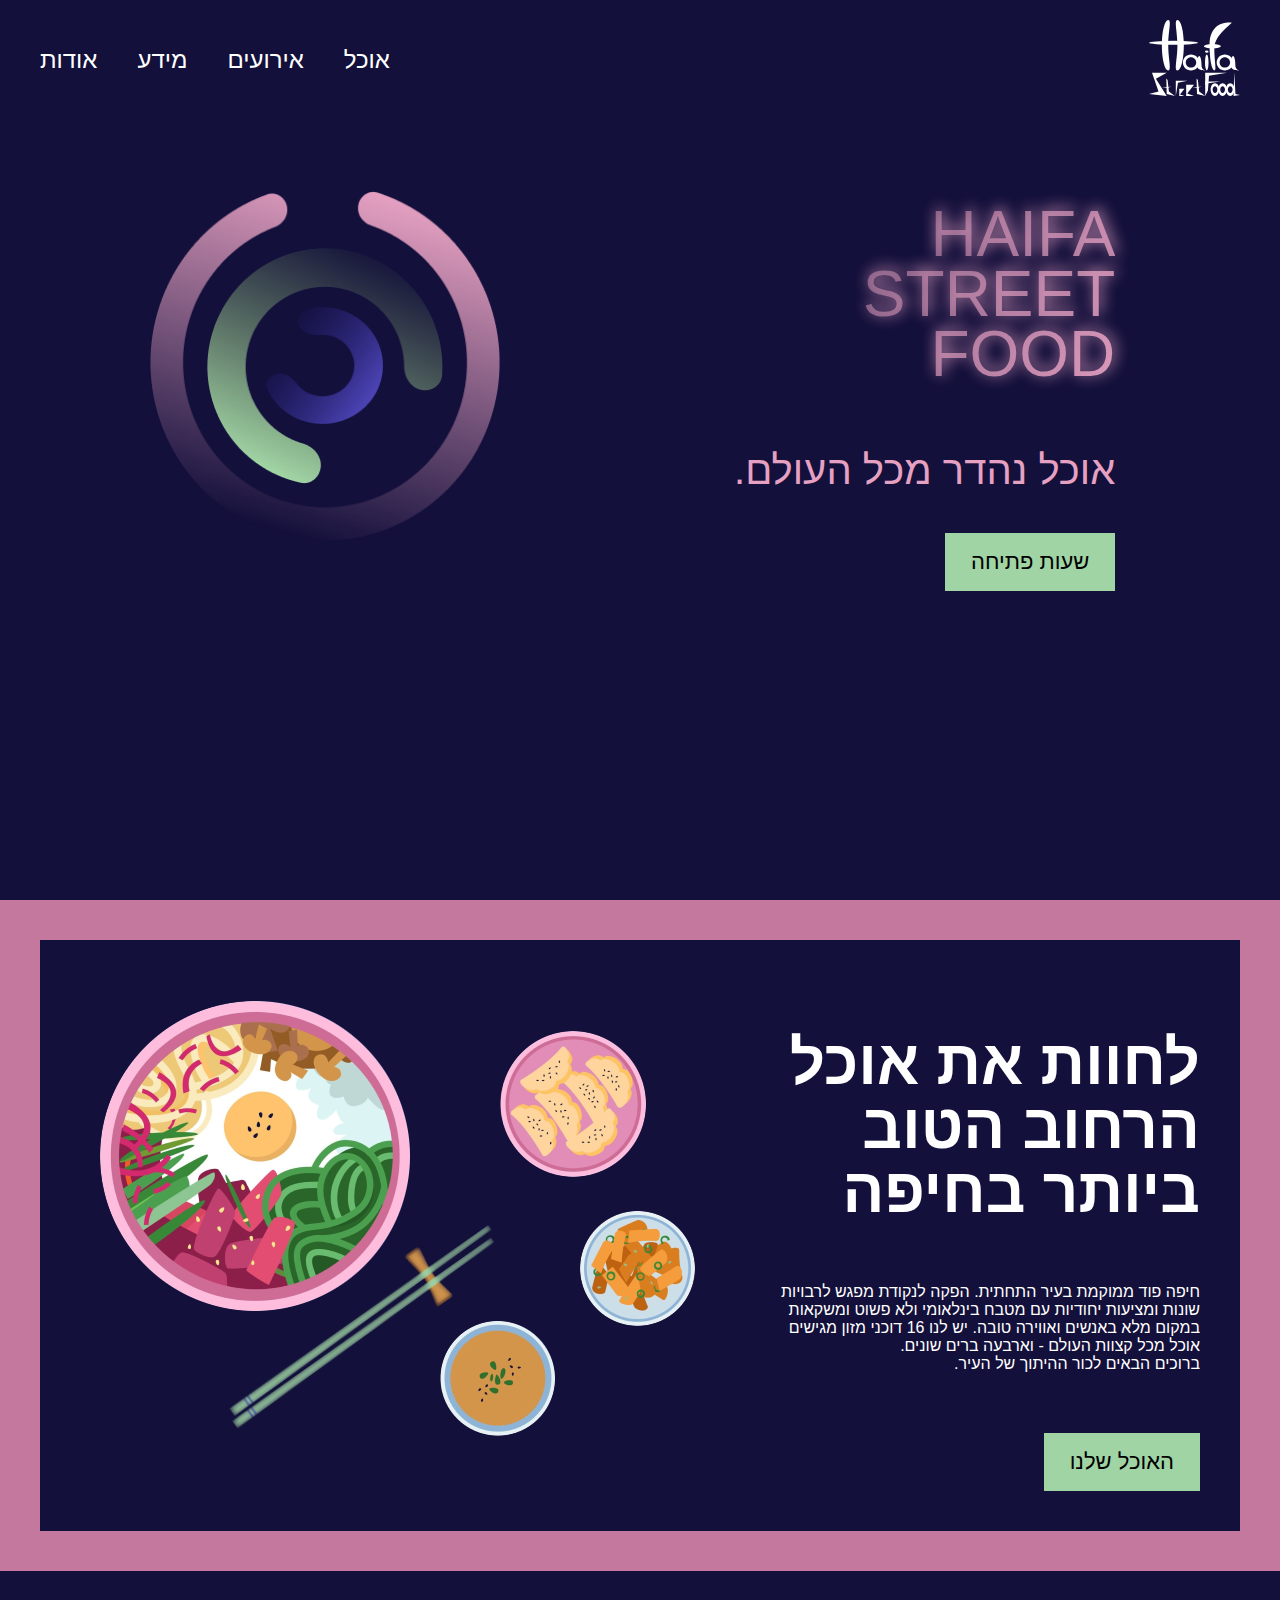
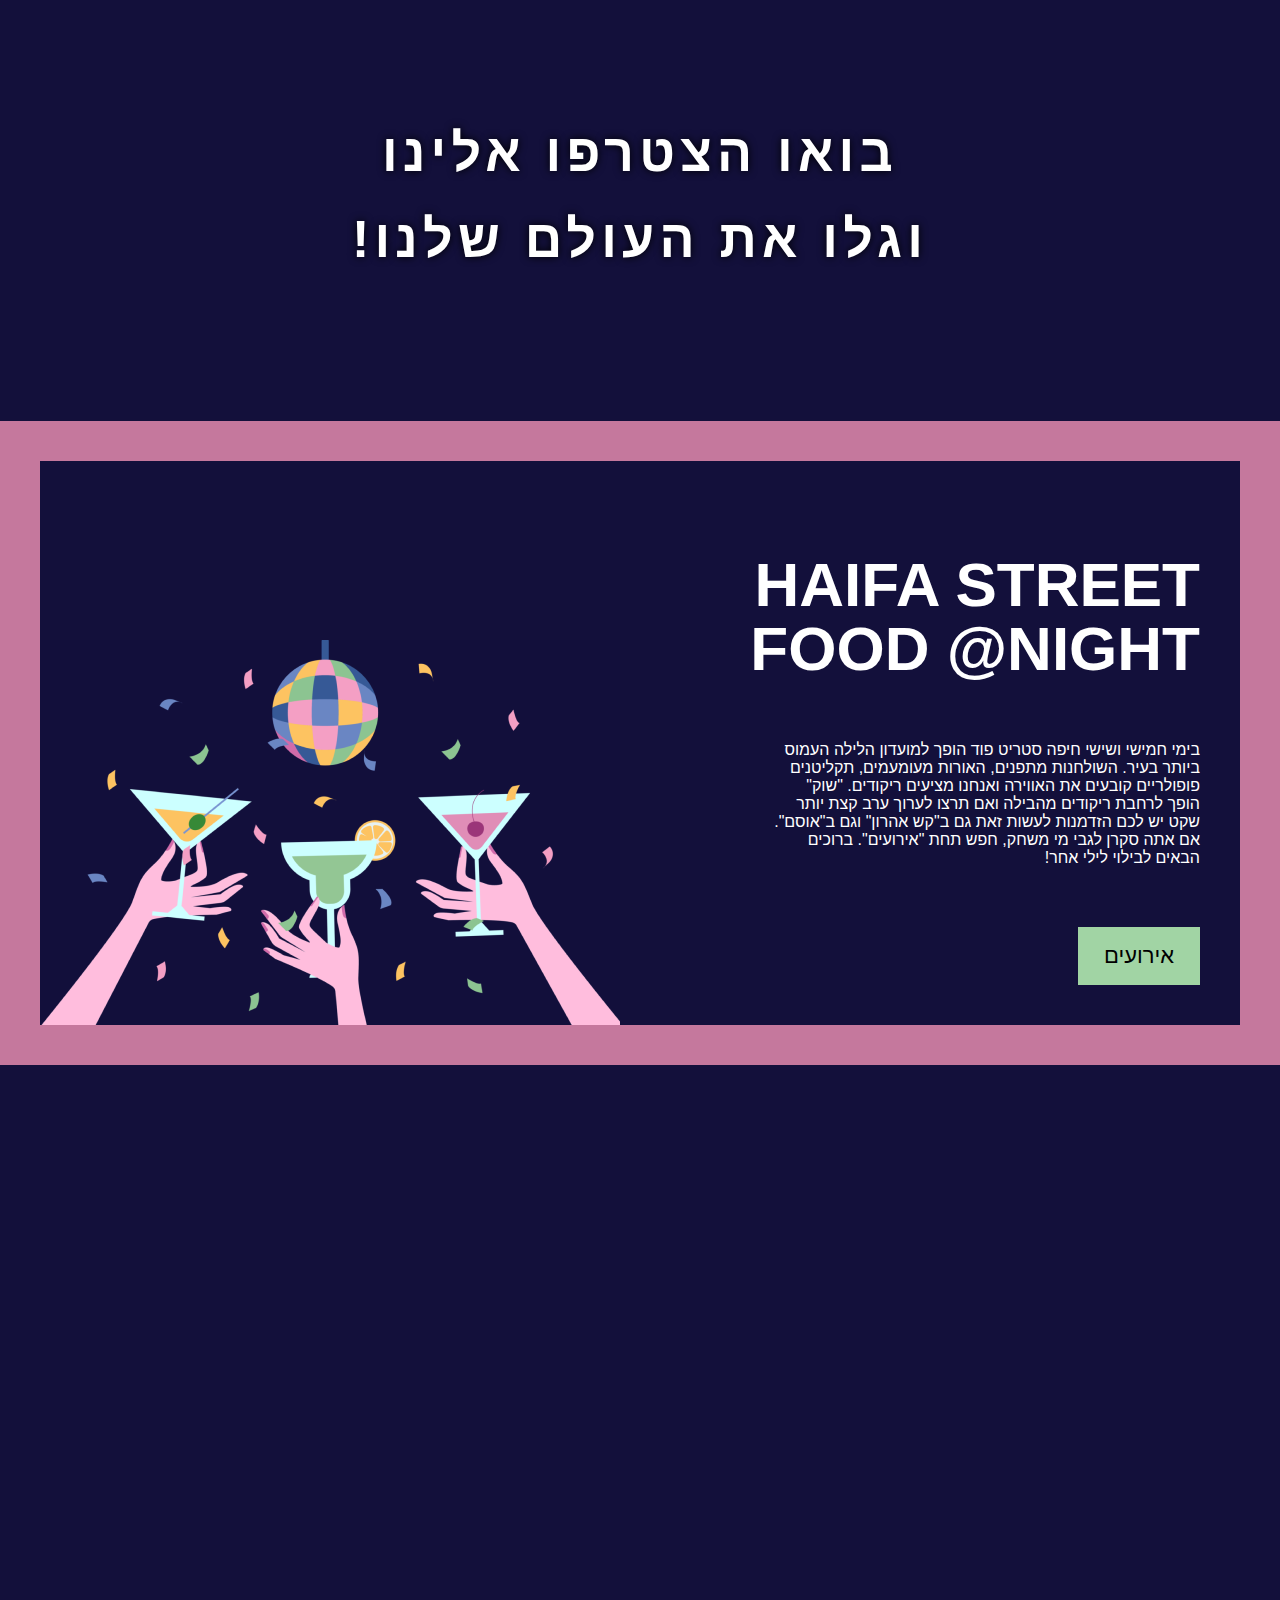
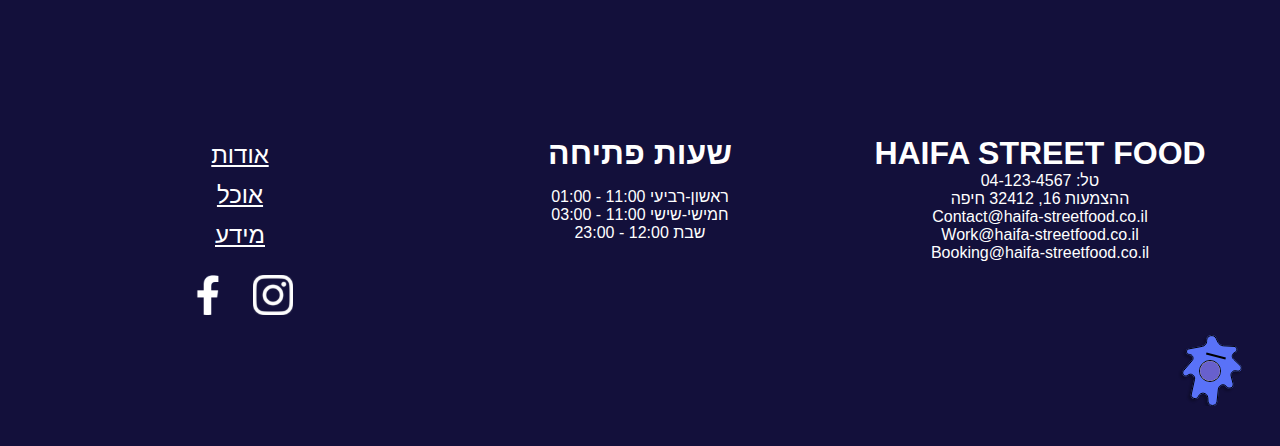
<file: index.html>
<!DOCTYPE html>
<html lang="en">
<head>
  <meta charset="UTF-8">
  <meta http-equiv="X-UA-Compatible" content="IE=edge">
  <meta name="viewport" content="width=device-width, initial-scale=1.0">
  <link rel="stylesheet" href="styles/style.css">
  <link rel="stylesheet" href="styles/media.css">
  <link rel="shortcut icon" href="favicon.ico" type="icon">
  <title>Haifa Street Food</title>
</head>
<body class="main-body">
  <header class="page-header">
    <nav class="main-nav">
      <a class="main-logo-wrapper" href="#">
        <svg width="91" height="76" fill="currentColor" aria-label="logo." xmlns="http://www.w3.org/2000/svg"><g fill="currentColor"><path d="M19.255 25.2c0 13.918 3.544 25.2 0 25.2-3.545 0-6.419-11.282-6.419-25.2S15.71 0 19.255 0c3.544 0 0 11.282 0 25.2ZM28.415 25.2c0 13.918-3.545 25.2 0 25.2s6.418-11.282 6.418-25.2S31.96 0 28.415 0s0 11.282 0 25.2Z"/><ellipse cx="24.506" cy="22.8" rx="24.506" ry="2"/><ellipse cx="57.764" cy="42.4" rx="8" ry="1.75" transform="rotate(90 57.764 42.4)"/><path d="M50.179 42.4c0 4.418-3.658 8-8.169 8-4.511 0-8.169-3.582-8.169-8s3.658-8 8.169-8c4.511 0 8.169 3.582 8.169 8Zm-13.412 0c0 2.836 2.347 5.135 5.243 5.135 2.896 0 5.243-2.299 5.243-5.135s-2.347-5.135-5.243-5.135c-2.896 0-5.243 2.299-5.243 5.135Z"/><path d="M52.513 45.2c0 5.081 4.79 5.2 3.5 5.2-1.289 0-8.168-.119-8.168-5.2 0-5.08 1.045-9.2 2.334-9.2 1.289 0 2.334 4.12 2.334 9.2ZM84.02 42.4c0 4.418-3.657 8-8.168 8-4.512 0-8.17-3.582-8.17-8s3.658-8 8.17-8c4.51 0 8.168 3.582 8.168 8Zm-13.412 0c0 2.836 2.348 5.135 5.243 5.135 2.896 0 5.244-2.299 5.244-5.135s-2.348-5.135-5.243-5.135c-2.896 0-5.244 2.299-5.244 5.135Z"/><path d="M86.354 45.2c0 5.081 4.79 5.2 3.5 5.2-1.288 0-8.168-.119-8.168-5.2 0-5.08 1.045-9.2 2.334-9.2 1.289 0 2.334 4.12 2.334 9.2Z"/><ellipse cx="57.764" cy="31.6" rx="1.75" ry="1.2"/><ellipse cx="63.405" cy="26.222" rx="8.559" ry="2.222"/><path d="M65.307 28.205c0 13.99 2.626 22.22 0 22.22s-4.755-11.34-4.755-25.331C60.552.651 79.8 2.429 82.424 2.429c2.626 0-17.117 11.786-17.117 25.776ZM3.026 52.8h14.7l-10.809 6L17.725 76 0 74l9.511-2.4-6.485-18.8Z"/><path d="M17.293 58.4 18.59 60l1.297 11.6 6.052 4.4-8.214-2-.432-15.6Z"/><path d="M22.48 66.4 18.159 68H12.97l9.51-1.6ZM47.556 58.4l1.297 1.6 1.297 11.6 6.052 4.4-8.214-2-.432-15.6Z"/><path d="M52.743 66.4 48.42 68h-5.188l9.511-1.6ZM26.804 60.8h11.673l-9.511 2L26.804 76V60.8Z"/><path d="M30.263 68.8h5.188l-4.447 5.6L35.45 76h-5.188v-7.2ZM37.18 64.8h7.782l-6.67 8.711L44.962 76H37.18V64.8ZM56.202 52.8h21.756L60.01 55.808l-1.088 14.607L56.202 76V52.8Z"/><path d="M56.202 61.6h15.23l-13.598 2-1.632 1.2v-3.2ZM70.343 69.6c0 3.535-1.948 6.4-4.35 6.4-2.404 0-4.352-2.865-4.352-6.4s1.948-6.4 4.351-6.4 4.351 2.865 4.351 6.4Zm-6.708 0c0 1.915 1.056 3.467 2.357 3.467 1.302 0 2.357-1.552 2.357-3.467s-1.055-3.467-2.357-3.467c-1.302 0-2.357 1.552-2.357 3.467Z"/><path d="M77.958 69.6c0 3.535-1.948 6.4-4.351 6.4s-4.352-2.865-4.352-6.4 1.949-6.4 4.352-6.4c2.403 0 4.35 2.865 4.35 6.4Zm-6.708 0c0 1.915 1.055 3.467 2.357 3.467 1.301 0 2.357-1.552 2.357-3.467s-1.056-3.467-2.357-3.467c-1.302 0-2.357 1.552-2.357 3.467Z"/><path d="M85.572 69.6c0 3.535-1.948 6.4-4.35 6.4-2.404 0-4.352-2.865-4.352-6.4s1.948-6.4 4.351-6.4 4.351 2.865 4.351 6.4Zm-6.708 0c0 1.915 1.055 3.467 2.357 3.467 1.302 0 2.357-1.552 2.357-3.467s-1.055-3.467-2.357-3.467c-1.302 0-2.357 1.552-2.357 3.467Z"/><path d="m85.263 52.337 1.19 21.676 4.547.908-6.448 1.01.711-23.594Z"/></g></svg>
      </a>
      <ul class="nav-list">
        <li class="nav-item">
          <a href="food.html" class="nav-link">אוכל</a>
        </li>
        <li class="nav-item">
          <a href="#" class="nav-link">אירועים</a>
        </li>
        <li class="nav-item">
          <a href="#" class="nav-link">מידע</a>
        </li>
        <li class="nav-item">
          <a href="#" class="nav-link">אודות</a>
        </li>
      </ul>
      <div class="nav-burger">
        <button class="burger-btn" onclick="burgerOpen()">
          <span class="burger-line"></span>
          <span class="burger-line"></span>
          <span class="burger-line"></span>
        </button>
        <ul class="nav-list">
          <li class="nav-item">
            <a href="food.html" class="nav-link">אוכל</a>
          </li>
          <li class="nav-item">
            <a href="#" class="nav-link">אירועים</a>
          </li>
          <li class="nav-item">
            <a href="#" class="nav-link">מידע</a>
          </li>
          <li class="nav-item">
            <a href="#" class="nav-link">אודות</a>
          </li>
        </ul>
      </div>
    </nav>
    <div class="header-main-content">
      <div class="text-wrapper">
        <p class="text">Haifa street food</p>
        <p>אוכל נהדר מכל העולם.</p>
        <a class="button" href="#shedule">שעות פתיחה</a>
      </div>
      <div class="header-image-wrapper">
        <span class="header-image"></span>
        <span class="header-image"></span>
        <span class="header-image"></span>
      </div>
    </div>
  </header>
  <main class="page-main">
    <section class="section about-section pink-bordered-section">
      <div class="section-wrapper">
        <h2 class="title">לחוות את אוכל הרחוב הטוב ביותר בחיפה</h2>
        <p class="subtitle">
            חיפה פוד ממוקמת בעיר התחתית. הפקה לנקודת מפגש לרבויות שונות ומציעות יחודיות עם מטבח בינלאומי
            ולא פשוט ומשקאות במקום מלא באנשים ואווירה טובה.
            יש לנו 16 דוכני מזון מגישים אוכל מכל קצוות העולם - וארבעה ברים שונים.
            <br>
            ברוכים הבאים לכור ההיתוך של העיר.
        </p>
        <a href="food.html" class="button">האוכל שלנו</a>
      </div>
      <div class="about-image-wrapper">
      <p class="about-image"></p>
      <p class="about-image"></p>
      <p class="about-image"></p>
      <p class="about-image"></p>
      <p class="about-image"></p>
      </div>
    </section>

    <section class="section downcity-section">
      <h2 class="visually-hidden">Downcity section.</h2>
      <div class="picture-wrapper"></div>
      <p>בואו הצטרפו אלינו<br> וגלו את העולם שלנו!</p>
    </section>

    <section class="section nigth-life-section pink-bordered-section">
      <h2 class="visually-hidden">Night in haifa</h2>
      <div class="section-wrapper">
        <h2 class="title">HAIFA STREET<br> FOOD @NIGHT</h2>
        <p class="subtitle">
            בימי חמישי ושישי  חיפה סטריט פוד הופך למועדון הלילה העמוס ביותר בעיר.
              השולחנות מתפנים, האורות מעומעמים, תקליטנים פופולריים קובעים את האווירה ואנחנו מציעים ריקודים.
              "שוק" הופך לרחבת ריקודים מהבילה ואם תרצו לערוך ערב קצת יותר שקט יש
              לכם הזדמנות לעשות זאת גם ב"קש אהרון" וגם ב"אוסם". אם אתה סקרן לגבי מי משחק, חפש תחת "אירועים".
            ברוכים הבאים לבילוי לילי אחר!
        </p>
        <a href="#" class="button">אירועים</a>
      </div>
    </section>

    <section class="section">
      <h2 class="visually-hidden">Night life picture</h2>
      <div class="night-life-picture-wrapper"></div>
    </section>
  </main>
  <footer class="page-footer">
      <div class="container">
          <div class="footer-first-column">
              <h3 class="footer-title">Haifa street food</h3>
              <a href="tel:041234567" class="footer-phone">טל: 04-123-4567</a> 
              <address>ההצמעות 16, 32412 חיפה</address> 
              <a href="mailto:Kontakt@haifa-streetfood.co.il">Contact@haifa-streetfood.co.il</a> 
              <a href="mailto:Work@haifa-streetfood.co.il">Work@haifa-streetfood.co.il</a> 
              <a href="mailto:Booking@haifa-streetfood.co.il">Booking@haifa-streetfood.co.il</a> 
          </div>
          <div class="footer-second-column" id="shedule">
              <h3 class="footer-title">
                  שעות פתיחה
              </h3>
              <p class="shedule">
                  <span>ראשון-רביעי 11:00 - 01:00</span> 
                  <span>חמישי-שישי 11:00 - 03:00</span>
                  <span>שבת 12:00 - 23:00</span>
              </p>
          </div>
          <div class="footer-third-column">
              <ul class="footer-navigation-list">
                  <li class="footer-navigation-item">
                      <a href="#" class="nav-link">אודות</a>
                  </li>
                  <li class="footer-navigation-item">
                      <a href="food.html" class="nav-link">אוכל</a>
                  </li>
                  <li class="footer-navigation-item">
                      <a href="#" class="nav-link">מידע</a>
                  </li>
              </ul>
              <ul class="social-list">
                  <li class="social-item">
                      <a class="social-link" href="#" target="_blank" rel="noopener nofollow">
                          <span class="visually-hidden">Instagram</span>
                      </a>
                  </li>
                  <li class="social-item">
                      <a class="social-link" href="#" target="_blank" rel="noopener nofollow">
                          <span class="visually-hidden">Facebook</span>
                      </a>
                  </li>
              </ul>
          </div>

          <a class="logo" href="https://alex-gorodov.github.io/Portfolio/">
            <span class="logo-item">
              <svg width="65" height="71" viewBox="0 0 65 71" fill="none" xmlns="http://www.w3.org/2000/svg">
                <g filter="url(#filter0_d_33_21)">
                <path d="M28.6399 5.58628C28.6399 -0.221058 36.4839 -2.04503 39.0461 3.16652L40.9572 7.05359C41.8915 8.95395 43.779 10.2018 45.8934 10.317L56.5323 10.8968C60.4261 11.109 61.2594 16.4915 57.6121 17.8712V17.8712C55.1277 18.811 54.4772 22.0229 56.4001 23.8553L63.0813 30.2219C66.0638 33.064 62.9487 37.939 59.1165 36.4264V36.4264C56.262 35.2997 53.3362 37.8908 54.1094 40.8605L56.0808 48.4322C57.2217 52.8142 51.492 55.568 48.7829 51.9398V51.9398C46.536 48.9307 41.7642 50.2446 41.3742 53.9797L40.0751 66.4226C39.4291 72.6102 30.3531 72.4066 29.9852 66.1963L29.7791 62.7172C29.508 58.141 23.2108 57.1259 21.5155 61.3853V61.3853C19.5672 66.2806 12.2157 64.0283 13.3439 58.8817L16.5752 44.1411C17.3186 40.75 13.343 38.3433 10.683 40.5742V40.5742C7.26086 43.4443 2.67656 38.8146 5.58028 35.4209L14.2565 25.2807C16.0669 23.1649 14.5634 19.8998 11.7789 19.8998V19.8998C7.81962 19.8998 7.28247 14.1709 11.1727 13.435L24.9174 10.8347C27.0766 10.4262 28.6399 8.53949 28.6399 6.34197V5.58628Z" fill="#5972F8"/>
                <path d="M38.5974 3.38712L40.5085 7.27419C41.5225 9.33681 43.5712 10.6912 45.8662 10.8163L56.5051 11.3961C59.8591 11.5789 60.5769 16.2151 57.4352 17.4035C54.6064 18.4736 53.8657 22.1309 56.0552 24.2173L62.7364 30.5839C65.3214 33.0471 62.6214 37.2723 59.3001 35.9613C56.0651 34.6845 52.7493 37.6209 53.6255 40.9865L55.5969 48.5582C56.5995 52.409 51.5643 54.8292 49.1835 51.6407C46.6643 48.2669 41.3142 49.74 40.8769 53.9278L39.5778 66.3707C38.9956 71.9473 30.8158 71.7638 30.4843 66.1667L30.2782 62.6877C29.9755 57.5777 22.9439 56.4443 21.051 61.2004C19.3298 65.5248 12.8357 63.5352 13.8323 58.9888L17.0636 44.2482C17.9091 40.3911 13.3872 37.6537 10.3617 40.1911C7.40981 42.6668 3.45552 38.6733 5.96019 35.746L14.6365 25.6057C16.7244 23.1655 14.9904 19.3998 11.7789 19.3998C8.42669 19.3998 7.97193 14.5494 11.2656 13.9262L25.0103 11.326C27.4057 10.8728 29.1399 8.77979 29.1399 6.34197V5.58628C29.1399 0.308376 36.2688 -1.34931 38.5974 3.38712Z" stroke="black"/>
                </g>
                <defs>
                <filter id="filter0_d_33_21" x="0.658936" y="0.09375" width="63.6116" height="74.8663" filterUnits="userSpaceOnUse" color-interpolation-filters="sRGB">
                <feFlood flood-opacity="0" result="BackgroundImageFix"/>
                <feColorMatrix in="SourceAlpha" type="matrix" values="0 0 0 0 0 0 0 0 0 0 0 0 0 0 0 0 0 0 127 0" result="hardAlpha"/>
                <feOffset dx="-2" dy="2"/>
                <feGaussianBlur stdDeviation="1"/>
                <feComposite in2="hardAlpha" operator="out"/>
                <feColorMatrix type="matrix" values="0 0 0 0 0 0 0 0 0 0 0 0 0 0 0 0 0 0 0.25 0"/>
                <feBlend mode="normal" in2="BackgroundImageFix" result="effect1_dropShadow_33_21"/>
                <feBlend mode="normal" in="SourceGraphic" in2="effect1_dropShadow_33_21" result="shape"/>
                </filter>
                </defs>
                </svg>                
            </span>
            <span class="logo-item"></span>
            <span class="logo-item"></span>
          </a>
      </div>
  </footer>
    
  <script src="scripts/script.js"></script>
  <script src="scripts/onEntry.js"></script>
</body>
</html>
</file>
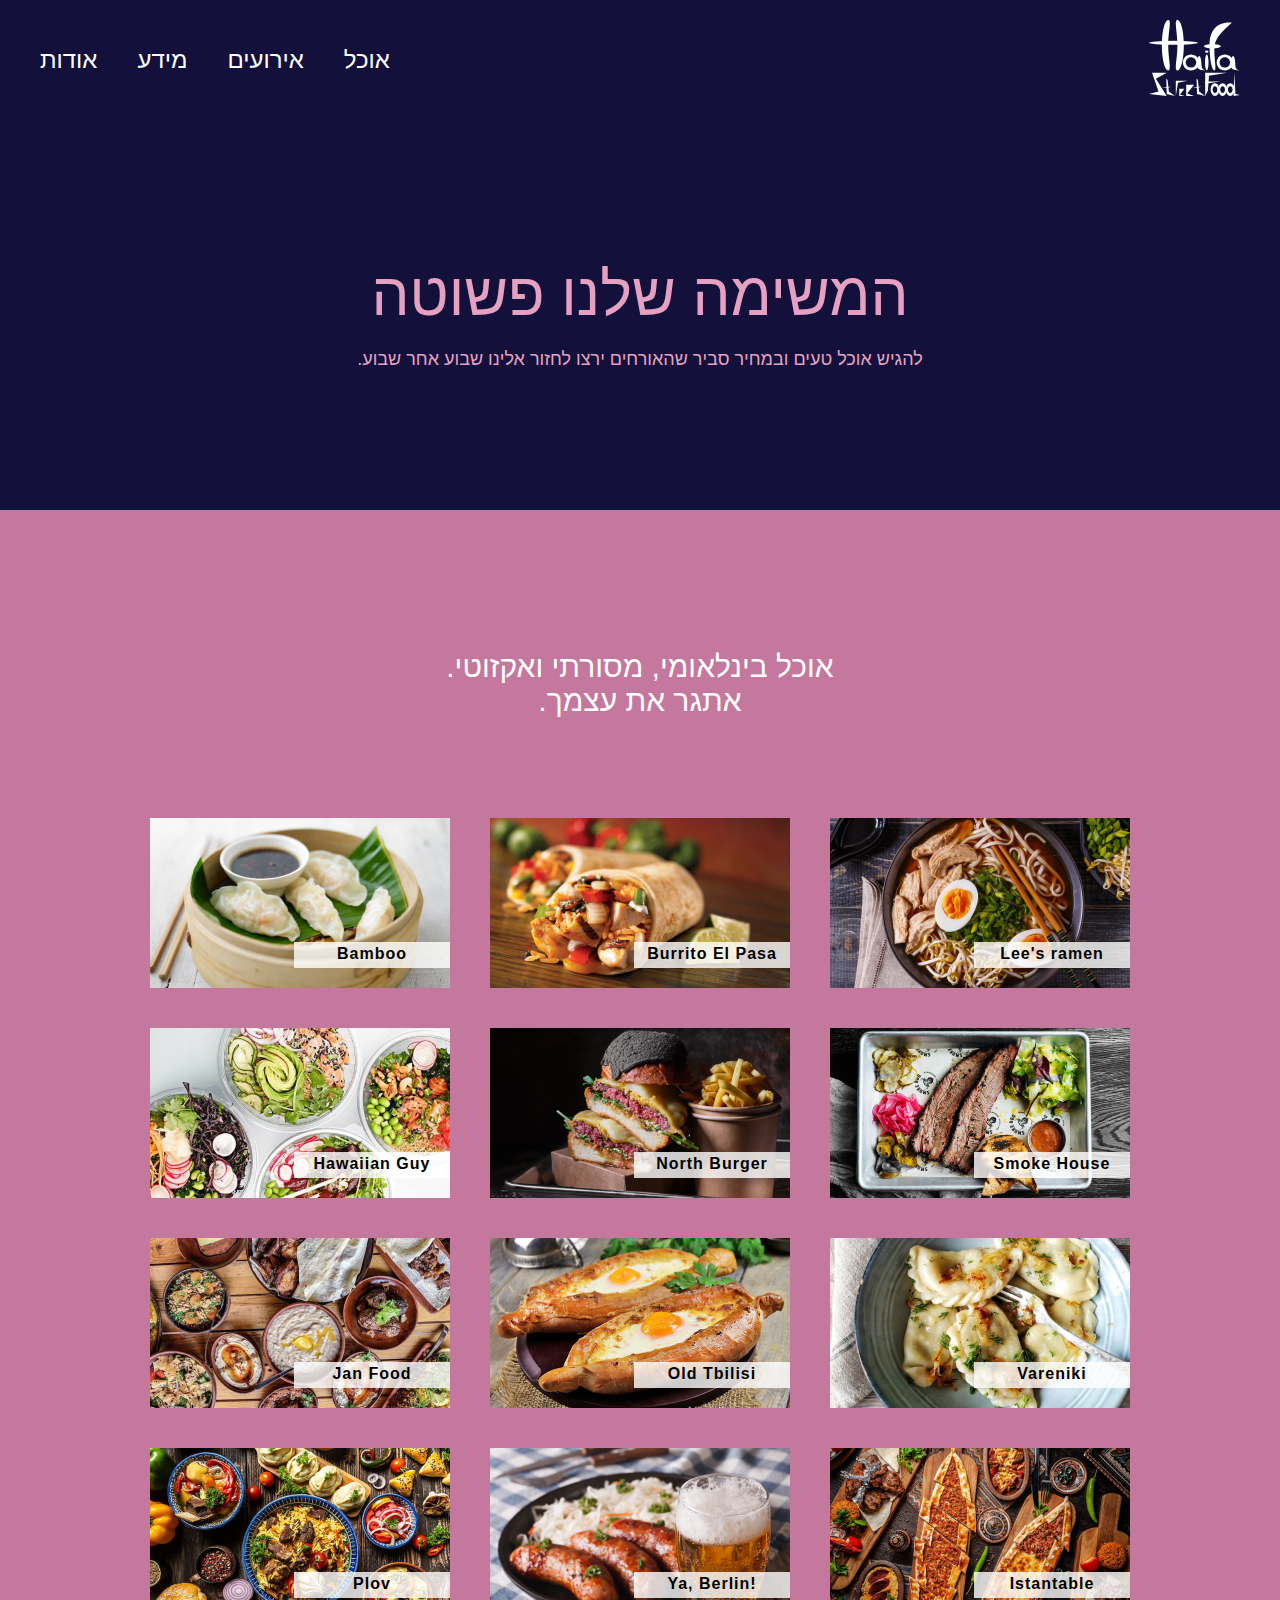
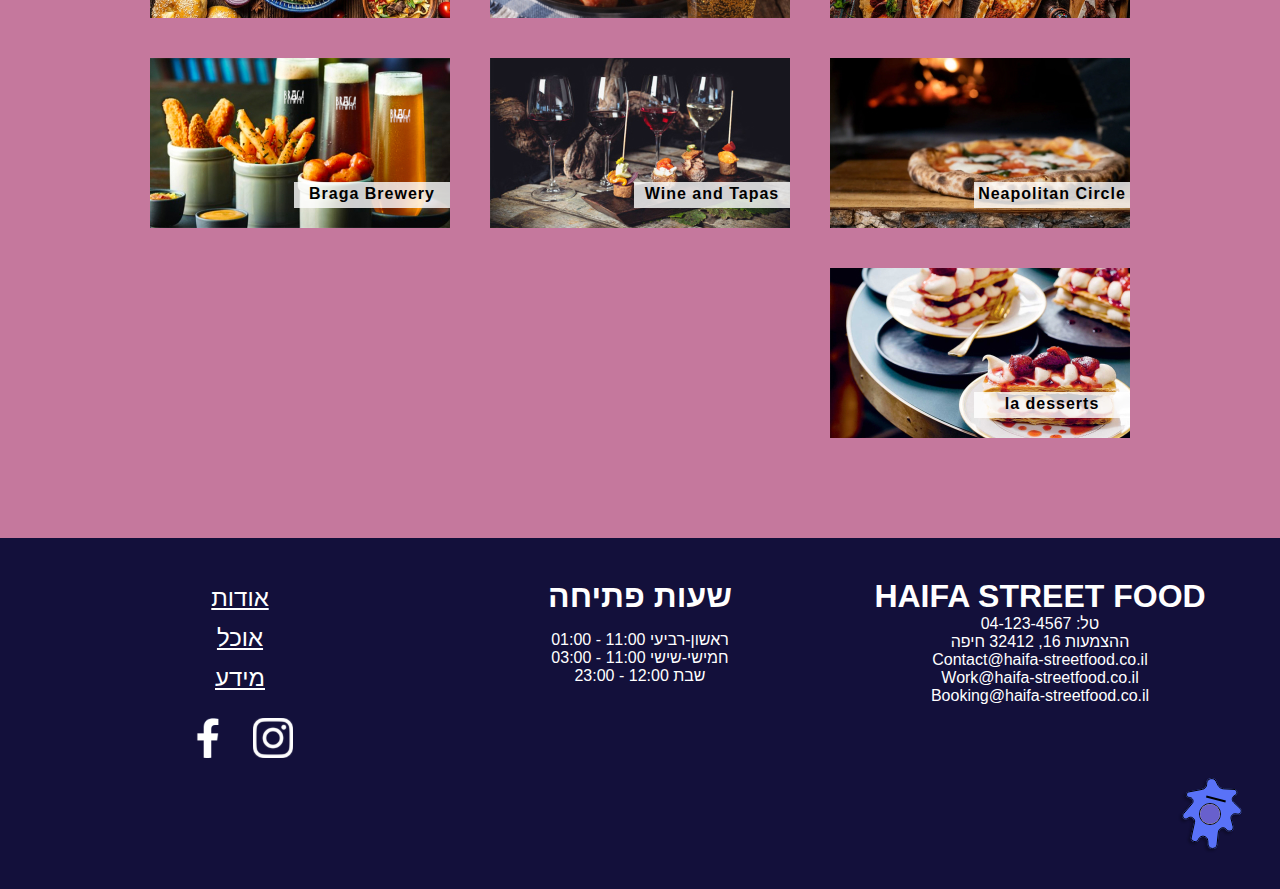
<file: food.html>
<!DOCTYPE html>
<html lang="en">
<head>
    <meta charset="UTF-8">
    <meta http-equiv="X-UA-Compatible" content="IE=edge">
    <meta name="viewport" content="width=device-width, initial-scale=1.0">
    <link rel="stylesheet" href="styles/style.css">
    <link rel="stylesheet" href="styles/media.css">
    <link rel="shortcut icon" href="favicon.ico" type="icon">
    <title>Food</title>
</head>
<body>
    <header class="page-header food-header">
      <h1 class="visually-hidden">האוכל</h1>
      <nav class="main-nav">
          <a class="main-logo-wrapper" href="index.html">
            <svg width="91" height="76" fill="currentColor" aria-label="logo." xmlns="http://www.w3.org/2000/svg"><g fill="currentColor"><path d="M19.255 25.2c0 13.918 3.544 25.2 0 25.2-3.545 0-6.419-11.282-6.419-25.2S15.71 0 19.255 0c3.544 0 0 11.282 0 25.2ZM28.415 25.2c0 13.918-3.545 25.2 0 25.2s6.418-11.282 6.418-25.2S31.96 0 28.415 0s0 11.282 0 25.2Z"/><ellipse cx="24.506" cy="22.8" rx="24.506" ry="2"/><ellipse cx="57.764" cy="42.4" rx="8" ry="1.75" transform="rotate(90 57.764 42.4)"/><path d="M50.179 42.4c0 4.418-3.658 8-8.169 8-4.511 0-8.169-3.582-8.169-8s3.658-8 8.169-8c4.511 0 8.169 3.582 8.169 8Zm-13.412 0c0 2.836 2.347 5.135 5.243 5.135 2.896 0 5.243-2.299 5.243-5.135s-2.347-5.135-5.243-5.135c-2.896 0-5.243 2.299-5.243 5.135Z"/><path d="M52.513 45.2c0 5.081 4.79 5.2 3.5 5.2-1.289 0-8.168-.119-8.168-5.2 0-5.08 1.045-9.2 2.334-9.2 1.289 0 2.334 4.12 2.334 9.2ZM84.02 42.4c0 4.418-3.657 8-8.168 8-4.512 0-8.17-3.582-8.17-8s3.658-8 8.17-8c4.51 0 8.168 3.582 8.168 8Zm-13.412 0c0 2.836 2.348 5.135 5.243 5.135 2.896 0 5.244-2.299 5.244-5.135s-2.348-5.135-5.243-5.135c-2.896 0-5.244 2.299-5.244 5.135Z"/><path d="M86.354 45.2c0 5.081 4.79 5.2 3.5 5.2-1.288 0-8.168-.119-8.168-5.2 0-5.08 1.045-9.2 2.334-9.2 1.289 0 2.334 4.12 2.334 9.2Z"/><ellipse cx="57.764" cy="31.6" rx="1.75" ry="1.2"/><ellipse cx="63.405" cy="26.222" rx="8.559" ry="2.222"/><path d="M65.307 28.205c0 13.99 2.626 22.22 0 22.22s-4.755-11.34-4.755-25.331C60.552.651 79.8 2.429 82.424 2.429c2.626 0-17.117 11.786-17.117 25.776ZM3.026 52.8h14.7l-10.809 6L17.725 76 0 74l9.511-2.4-6.485-18.8Z"/><path d="M17.293 58.4 18.59 60l1.297 11.6 6.052 4.4-8.214-2-.432-15.6Z"/><path d="M22.48 66.4 18.159 68H12.97l9.51-1.6ZM47.556 58.4l1.297 1.6 1.297 11.6 6.052 4.4-8.214-2-.432-15.6Z"/><path d="M52.743 66.4 48.42 68h-5.188l9.511-1.6ZM26.804 60.8h11.673l-9.511 2L26.804 76V60.8Z"/><path d="M30.263 68.8h5.188l-4.447 5.6L35.45 76h-5.188v-7.2ZM37.18 64.8h7.782l-6.67 8.711L44.962 76H37.18V64.8ZM56.202 52.8h21.756L60.01 55.808l-1.088 14.607L56.202 76V52.8Z"/><path d="M56.202 61.6h15.23l-13.598 2-1.632 1.2v-3.2ZM70.343 69.6c0 3.535-1.948 6.4-4.35 6.4-2.404 0-4.352-2.865-4.352-6.4s1.948-6.4 4.351-6.4 4.351 2.865 4.351 6.4Zm-6.708 0c0 1.915 1.056 3.467 2.357 3.467 1.302 0 2.357-1.552 2.357-3.467s-1.055-3.467-2.357-3.467c-1.302 0-2.357 1.552-2.357 3.467Z"/><path d="M77.958 69.6c0 3.535-1.948 6.4-4.351 6.4s-4.352-2.865-4.352-6.4 1.949-6.4 4.352-6.4c2.403 0 4.35 2.865 4.35 6.4Zm-6.708 0c0 1.915 1.055 3.467 2.357 3.467 1.301 0 2.357-1.552 2.357-3.467s-1.056-3.467-2.357-3.467c-1.302 0-2.357 1.552-2.357 3.467Z"/><path d="M85.572 69.6c0 3.535-1.948 6.4-4.35 6.4-2.404 0-4.352-2.865-4.352-6.4s1.948-6.4 4.351-6.4 4.351 2.865 4.351 6.4Zm-6.708 0c0 1.915 1.055 3.467 2.357 3.467 1.302 0 2.357-1.552 2.357-3.467s-1.055-3.467-2.357-3.467c-1.302 0-2.357 1.552-2.357 3.467Z"/><path d="m85.263 52.337 1.19 21.676 4.547.908-6.448 1.01.711-23.594Z"/></g></svg>
          </a>
          <ul class="nav-list">
            <li class="nav-item">
                <a href="food.html" class="nav-link">אוכל</a>
            </li>
            <li class="nav-item">
              <a href="#" class="nav-link">אירועים</a>
            </li>
            <li class="nav-item">
              <a href="#" class="nav-link">מידע</a>
            </li>
            <li class="nav-item">
              <a href="#" class="nav-link">אודות</a>
            </li>
          </ul>
          <div class="nav-burger">
            <button class="burger-btn" onclick="burgerOpen()">
              <span class="burger-line"></span>
              <span class="burger-line"></span>
              <span class="burger-line"></span>
            </button>
            <ul class="nav-list">
              <li class="nav-item">
                <a href="food.html" class="nav-link">אוכל</a>
              </li>
              <li class="nav-item">
                <a href="#" class="nav-link">אירועים</a>
              </li>
              <li class="nav-item">
                <a href="#" class="nav-link">מידע</a>
              </li>
              <li class="nav-item">
                <a href="#" class="nav-link">אודות</a>
              </li>
            </ul>
          </div>
      </nav>
    </header>
    <main class="page-main">
      <section class="section enter-section">
        <h2 class="food-title">המשימה שלנו פשוטה</h2>
        <p class="food-description">להגיש אוכל טעים ובמחיר סביר שהאורחים ירצו לחזור אלינו שבוע אחר שבוע.</p>
      </section>
      <section class="section restaurants-section">
        <h2 class="insection-title">אוכל בינלאומי, מסורתי ואקזוטי. <br>אתגר את עצמך.</h2>
        <ul class="restaurants-container">
          <li class="restaurant-item">
            <div class="restaurant-image-wrapper">
              <a href="#" class="restaurant-btn">
                <img src="images/food-images/ramen.jpg" width="300" height="170" alt="ראמן" class="restaurant-image">
                <figcaption class="food-image-description">Lee's ramen</figcaption>
              </a>
            </div>
          </li>
          <li class="restaurant-item">
            <div class="restaurant-image-wrapper">
              <a href="#" class="restaurant-btn">
                <img src="images/food-images/burrito.jpg" width="300" height="170" alt="בוריטו" class="restaurant-image">
                <figcaption class="food-image-description">Burrito El Pasa</figcaption>
              </a>
            </div>
          </li>
          <li class="restaurant-item">
            <div class="restaurant-image-wrapper">
              <a href="#" class="restaurant-btn">
                <img src="images/food-images/bamboo.jpg" width="300" height="170" alt="" class="restaurant-image">
                <figcaption class="food-image-description">Bamboo</figcaption>
              </a>
            </div>
          </li>
          <li class="restaurant-item">
            <div class="restaurant-image-wrapper">
              <a href="#" class="restaurant-btn">
                <img src="images/food-images/smoke-house.jpg" width="300" height="170" alt="" class="restaurant-image">
                <figcaption class="food-image-description">Smoke House</figcaption>
              </a>
            </div>
          </li>
          <li class="restaurant-item">
            <div class="restaurant-image-wrapper">
              <a href="#" class="restaurant-btn">
                <img src="images/food-images/burger.jpg" width="300" height="170" alt="" class="restaurant-image">
                <figcaption class="food-image-description">North Burger</figcaption>
              </a>
            </div>
          </li>
          <li class="restaurant-item">
            <div class="restaurant-image-wrapper">
              <a href="#" class="restaurant-btn">
                <img src="images/food-images/hawaii.jpg" width="300" height="170" alt="" class="restaurant-image">
                <figcaption class="food-image-description">Hawaiian Guy</figcaption>
              </a>
            </div>
          </li>
          <li class="restaurant-item">
            <div class="restaurant-image-wrapper">
              <a href="#" class="restaurant-btn">
                <img src="images/food-images/vareniki.jpg" width="300" height="170" alt="" class="restaurant-image">
                <figcaption class="food-image-description">Vareniki</figcaption>
              </a>
            </div>
          </li>
          <li class="restaurant-item">
            <div class="restaurant-image-wrapper">
              <a href="#" class="restaurant-btn">
                <img src="images/food-images/tbilisi.jpg" width="300" height="170" alt="" class="restaurant-image">
                <figcaption class="food-image-description">Old Tbilisi</figcaption>
              </a>
            </div>
          </li>
          <li class="restaurant-item">
            <div class="restaurant-image-wrapper">
              <a href="#" class="restaurant-btn">
                <img src="images/food-images/jan-food.jpg" width="300" height="170" alt="" class="restaurant-image">
                <figcaption class="food-image-description">Jan Food</figcaption>
              </a>
            </div>
          </li>
          <li class="restaurant-item">
            <div class="restaurant-image-wrapper">
              <a href="#" class="restaurant-btn">
                <img src="images/food-images/istanbul.jpg" width="300" height="170" alt="" class="restaurant-image">
                <figcaption class="food-image-description">Istantable</figcaption>
              </a>
            </div>
          </li>
          <li class="restaurant-item">
            <div class="restaurant-image-wrapper">
              <a href="#" class="restaurant-btn">
                <img src="images/food-images/german-food.jpg" width="300" height="170" alt="" class="restaurant-image">
                <figcaption class="food-image-description">!Ya, Berlin</figcaption>
              </a>
            </div>
          </li>
          <li class="restaurant-item">
            <div class="restaurant-image-wrapper">
              <a href="#" class="restaurant-btn">
                <img src="images/food-images/plov.jpg" width="300" height="170" alt="" class="restaurant-image">
                <figcaption class="food-image-description">Plov</figcaption>
              </a>
            </div>
          </li>
          <li class="restaurant-item">
            <div class="restaurant-image-wrapper">
              <a href="#" class="restaurant-btn">
                <img src="images/food-images/pizza.jpg" width="300" height="170" alt="" class="restaurant-image">
                <figcaption class="food-image-description">Neapolitan Circle</figcaption>
              </a>
            </div>
          </li>
          <li class="restaurant-item">
            <div class="restaurant-image-wrapper">
              <a href="#" class="restaurant-btn">
                <img src="images/food-images/wine.jpg" width="300" height="170" alt="" class="restaurant-image">
                <figcaption class="food-image-description">Wine and Tapas</figcaption>
              </a>
            </div>
          </li>
          <li class="restaurant-item">
            <div class="restaurant-image-wrapper">
              <a href="https://alex-gorodov.github.io/Braga/" class="restaurant-btn">
                <img src="images/food-images/braga.jpg" width="300" height="170" alt="" class="restaurant-image">
                <figcaption class="food-image-description">Braga Brewery</figcaption>
              </a>
            </div>
          </li>
          <li class="restaurant-item">
            <div class="restaurant-image-wrapper">
              <a href="#" class="restaurant-btn">
                <img src="images/food-images/dessert.jpg" width="300" height="170" alt="" class="restaurant-image">
                <figcaption class="food-image-description">la desserts</figcaption>
              </a>
            </div>
          </li>
        </ul>
      </section>
    </main>
    <footer class="page-footer">
      <div class="container">
          <div class="footer-first-column">
              <h3 class="footer-title">Haifa street food</h3>
              <a href="tel:041234567" class="footer-phone">טל: 04-123-4567</a> 
              <address>ההצמעות 16, 32412 חיפה</address> 
              <a href="mailto:Kontakt@haifa-streetfood.co.il">Contact@haifa-streetfood.co.il</a> 
              <a href="mailto:Work@haifa-streetfood.co.il">Work@haifa-streetfood.co.il</a> 
              <a href="mailto:Booking@haifa-streetfood.co.il">Booking@haifa-streetfood.co.il</a> 
          </div>
          <div class="footer-second-column">
              <h3 class="footer-title">
                  שעות פתיחה
              </h3>
              <p class="shedule">
                  <span>ראשון-רביעי 11:00 - 01:00</span> 
                  <span>חמישי-שישי 11:00 - 03:00</span>
                  <span>שבת 12:00 - 23:00</span>
              </p>
          </div>
          <div class="footer-third-column">
              <ul class="footer-navigation-list">
                  <li class="footer-navigation-item">
                      <a href="#" class="nav-link">אודות</a>
                  </li>
                  <li class="footer-navigation-item">
                      <a href="food.html" class="nav-link">אוכל</a>
                  </li>
                  <li class="footer-navigation-item">
                      <a href="#" class="nav-link">מידע</a>
                  </li>
              </ul>
              <ul class="social-list">
                  <li class="social-item">
                      <a class="social-link" href="#" target="_blank" rel="noopener nofollow">
                          <span class="visually-hidden">Instagram</span>
                      </a>
                  </li>
                  <li class="social-item">
                      <a class="social-link" href="#" target="_blank" rel="noopener nofollow">
                          <span class="visually-hidden">Facebook</span>
                      </a>
                  </li>
              </ul>
          </div>

          <a class="logo" href="https://alex-gorodov.github.io/Portfolio/">
            <span class="logo-item">
              <svg width="65" height="75" viewBox="0 0 65 75" fill="none" xmlns="http://www.w3.org/2000/svg">
                <g filter="url(#filter0_d_33_21)">
                <path d="M28.6399 5.58628C28.6399 -0.221058 36.4839 -2.04503 39.0461 3.16652L40.9572 7.05359C41.8915 8.95395 43.779 10.2018 45.8934 10.317L56.5323 10.8968C60.4261 11.109 61.2594 16.4915 57.6121 17.8712V17.8712C55.1277 18.811 54.4772 22.0229 56.4001 23.8553L63.0813 30.2219C66.0638 33.064 62.9487 37.939 59.1165 36.4264V36.4264C56.262 35.2997 53.3362 37.8908 54.1094 40.8605L56.0808 48.4322C57.2217 52.8142 51.492 55.568 48.7829 51.9398V51.9398C46.536 48.9307 41.7642 50.2446 41.3742 53.9797L40.0751 66.4226C39.4291 72.6102 30.3531 72.4066 29.9852 66.1963L29.7791 62.7172C29.508 58.141 23.2108 57.1259 21.5155 61.3853V61.3853C19.5672 66.2806 12.2157 64.0283 13.3439 58.8817L16.5752 44.1411C17.3186 40.75 13.343 38.3433 10.683 40.5742V40.5742C7.26086 43.4443 2.67656 38.8146 5.58028 35.4209L14.2565 25.2807C16.0669 23.1649 14.5634 19.8998 11.7789 19.8998V19.8998C7.81962 19.8998 7.28247 14.1709 11.1727 13.435L24.9174 10.8347C27.0766 10.4262 28.6399 8.53949 28.6399 6.34197V5.58628Z" fill="#5972F8"/>
                <path d="M38.5974 3.38712L40.5085 7.27419C41.5225 9.33681 43.5712 10.6912 45.8662 10.8163L56.5051 11.3961C59.8591 11.5789 60.5769 16.2151 57.4352 17.4035C54.6064 18.4736 53.8657 22.1309 56.0552 24.2173L62.7364 30.5839C65.3214 33.0471 62.6214 37.2723 59.3001 35.9613C56.0651 34.6845 52.7493 37.6209 53.6255 40.9865L55.5969 48.5582C56.5995 52.409 51.5643 54.8292 49.1835 51.6407C46.6643 48.2669 41.3142 49.74 40.8769 53.9278L39.5778 66.3707C38.9956 71.9473 30.8158 71.7638 30.4843 66.1667L30.2782 62.6877C29.9755 57.5777 22.9439 56.4443 21.051 61.2004C19.3298 65.5248 12.8357 63.5352 13.8323 58.9888L17.0636 44.2482C17.9091 40.3911 13.3872 37.6537 10.3617 40.1911C7.40981 42.6668 3.45552 38.6733 5.96019 35.746L14.6365 25.6057C16.7244 23.1655 14.9904 19.3998 11.7789 19.3998C8.42669 19.3998 7.97193 14.5494 11.2656 13.9262L25.0103 11.326C27.4057 10.8728 29.1399 8.77979 29.1399 6.34197V5.58628C29.1399 0.308376 36.2688 -1.34931 38.5974 3.38712Z" stroke="black"/>
                </g>
                <defs>
                <filter id="filter0_d_33_21" x="0.658936" y="0.09375" width="63.6116" height="74.8663" filterUnits="userSpaceOnUse" color-interpolation-filters="sRGB">
                <feFlood flood-opacity="0" result="BackgroundImageFix"/>
                <feColorMatrix in="SourceAlpha" type="matrix" values="0 0 0 0 0 0 0 0 0 0 0 0 0 0 0 0 0 0 127 0" result="hardAlpha"/>
                <feOffset dx="-2" dy="2"/>
                <feGaussianBlur stdDeviation="1"/>
                <feComposite in2="hardAlpha" operator="out"/>
                <feColorMatrix type="matrix" values="0 0 0 0 0 0 0 0 0 0 0 0 0 0 0 0 0 0 0.25 0"/>
                <feBlend mode="normal" in2="BackgroundImageFix" result="effect1_dropShadow_33_21"/>
                <feBlend mode="normal" in="SourceGraphic" in2="effect1_dropShadow_33_21" result="shape"/>
                </filter>
                </defs>
                </svg>                
            </span>
            <span class="logo-item"></span>
            <span class="logo-item"></span>
          </a>
      </div>
  </footer>
    <script src="scripts/script.js"></script>
    <script src="scripts/onEntry.js"></script>
</body>
</html>
</file>
<file: styles/style.css>
:root {
  --main-font: "Epilogue", sans-serif;
}
@font-face {
  font-family: "Epilogue";
  font-style: normal;
  font-weight: 400;
  src: url("../fonts/Epilogue-Regular.ttf") format("ttf");
  font-display: swap;
}
@font-face {
  font-family: "Epilogue";
  font-style: normal;
  font-weight: 700;
  src: url("../fonts/Epilogue-Bold.ttf") format("ttf");
  font-display: swap;
}

@keyframes spinner-outside {
  from {transform: rotate(0);}
  to {transform: rotate(360deg);}
}
@keyframes spinner-center {
  from {transform: rotate(0);}
  to {transform: rotate(-360deg);}
}
@keyframes spinner-inner {
  from {transform: rotate(0);}
  to {transform: rotate(360deg);}
}

@keyframes sticks {
  from {transform: rotate(140deg);}
  to {transform: rotate(150deg);}
}

@keyframes burger-menu-item {
  from {transform: translateX(-200px); -webkit-transform: translateX(-200px);}
  to {transform: translateX(0px); -webkit-transform: translateX(0px);}
}

*,
*::before,
*::after {
  box-sizing: border-box;
}

.visually-hidden {
  position: absolute;

  width: 1px;
  height: 1px;
  margin: -1px;
  border: 0;
  padding: 0;

  white-space: nowrap;
  clip-path: inset(100%);
  clip: rect(0 0 0 0);
  overflow: hidden;
}

html {
  height: 100%;
  scroll-behavior: smooth;
}

body {
  display: flex;
  flex-direction: column;
  min-height: 100%;
  direction: rtl;
  padding: 0;
  margin: 0;
  font-family: "Epilogue", sans-serif;
  background-color: #13103b;
}

.button {
  display: inline-block;
  padding: 16px 26px;
  color: #000000;
  font-size: 22px;
  background-color: #a1d4a4;
  text-align: center;
  vertical-align: middle;
  text-decoration: none;
}

.button:hover {
  opacity: 0.8;
}


/*****************************************************************************************************

                                    PAGE HEADER

*****************************************************************************************************/

.page-header {
  padding: 20px 40px;
  min-height: 100vh;
  overflow: hidden;
}

.food-header {
  min-height: auto;
}

.main-logo-wrapper {
  display: block;
  max-width: min-content;
  max-height: min-content;
  color: #ffffff;
}

.main-logo-wrapper:hover {
  color: #e6a1c2;
}

.main-nav {
  display: flex;
  align-items: center;
}

.nav-list {
  display: flex;
  flex-wrap: wrap;
  padding: 0;
  margin: 0;
  margin-right: auto;
  list-style-type: none;
}

.nav-item {
  margin-right: 40px;
}

.nav-link {
  color: #ffffff;
  font-size: 24px;
  line-height: 40px;
  text-decoration: none;
}

.nav-link:hover {
  color: #e6a1c2;
  text-decoration: underline;
}

.nav-burger {
  display: none;
  margin-right: auto;
}

.burger-btn {
  position: absolute;
  top: 40px;
  left: 40px;
  background-color: transparent;
  border: none;
  cursor: pointer;
  transition: .1s;
  z-index: 1000;
}

.burger-btn:hover .burger-line {
  background-color: #e6a1c2;
}

.burger-line {
  display: block;
  width: 30px;
  height: 3px;
  border-radius: 4px;
  background-color: #ffffff;
  transition: .2s;
}

.burger-line:not(:last-child) {
  margin-bottom: 6px;
}

.burger-open-first-line {
  position: fixed;
  top: 46px;
  left: 45px;
  transform: rotate(45deg);
}

.burger-open-second-line {
  position: fixed;
  top: 46px;
  left: 45px;
  transform: scale(0);
}

.burger-open-third-line {  
  position: fixed;
  top: 46px;
  left: 45px;
  transform: rotate(-45deg);
}

.burger-line {
  transition: .4s;
}

.nav-burger .nav-list {
  display: none;
  overflow: hidden;
}

.nav-burger .nav-list-opened {
  position: fixed;
  width: 100%;
  height: 100%;
  top: 50%;
  left: 50%;
  margin: auto;
  transform: translate(-50%, -50%);
  -webkit-transform: translate(-50%, -50%);
  display: flex;
  flex-direction: column;
  text-align: left;
  list-style-type: none;
  background-color:rgba(0, 0, 0, 0.9);
  z-index: 100;
}

.nav-burger .nav-item {
  margin: auto;
  animation: burger-menu-item .6s;
  animation-fill-mode: forwards;
  -webkit-animation: burger-menu-item .6s;
  -webkit-animation-fill-mode: forwards;
  -moz-animation: burger-menu-item .6s;
  -moz-animation-fill-mode: forwards;
}

.nav-burger .nav-item:nth-child(1) {
  animation-delay: -.2s;
  -webkit-animation-delay: -.2s;
  -moz-animation-delay: -.2s;
}

.nav-burger .nav-item:nth-child(2) {
  animation-delay: -.1s;
  -webkit-animation-delay: -.1s;
  -moz-animation-delay: -.1s;
}

.nav-burger .nav-item:nth-child(3) {
  animation-delay: -.1s;
  -webkit-animation-delay: -.1s;
  -moz-animation-delay: -.1s;
}

.nav-burger .nav-item:nth-child(4) {
  animation-delay: 0s;
  -webkit-animation-delay: 0s;
  -moz-animation-delay: 0s;
}

.nav-burger .nav-link {
  font-size: 44px;
  line-height: 50px;
}

.header-main-content {
  display: flex;
  justify-content: space-around;
  align-items: center;
  z-index: 1;
}

.header-image-wrapper {
  position: relative;
  display: block;
  width: 400px;
  height: 400px;
}

.header-image {
  position: absolute;
  left: 0;
  display: inline-block;
  width: 400px;
  height: 400px;
  background-repeat: no-repeat;
  background-position: center;
  transition: .4s;
}

.header-image:nth-of-type(1) {
  background-image: url("../images/outside-spinner.png");
  background-size: 350px 350px;
  animation: spinner-outside 20s infinite linear;
}

.header-image:nth-of-type(2) {
  background-image: url("..//images/center-spinner.png");
  background-size: 236px 236px;
  animation: spinner-center 15s infinite linear;
}

.header-image:nth-of-type(3) {
  background-image: url("../images/inner-spinner.png");
  background-size: 117px 117px;
  animation: spinner-inner 10s infinite linear;
}

.text-wrapper {
  padding: 40px;
  font-family: var(--main-font);
  color: #E6A1C2;
  font-size: 40px;
  font-weight: 400;
}

.text {
  min-width: 150px;
  max-width: 250px;
  background: -webkit-linear-gradient(145deg, #E6A1C2 -12.35%, rgba(230, 161, 194, 0) 166.16%);
  background-clip: text;
  text-shadow: 2px -2px 15px #e6a1c2;
  -webkit-background-clip: text;
  -webkit-text-fill-color: transparent;
  font-size: 64px;
  line-height: 60px;
  text-transform: uppercase;
}

/*****************************************************************************************************

                                    PAGE MAIN

*****************************************************************************************************/

.page-main {
  display: flex;
  flex-direction: column;
  flex-grow: 1;
  padding: 0;
  margin: 0;
}

.section {
  position: relative;
  display: flex;
  padding: 40px;
  flex-direction: column;
  align-items: flex-start;
  overflow: hidden;
}

.pink-bordered-section {
  color: #ffffff;
  background-color: #13103B;
  border: 40px solid #C5789D;
}

.about-section {
  position: relative;
  display: flex;
  color: #ffffff;
  z-index: 1;
}

.title {
  max-width: 430px;
  font-size: 62px;
  line-height: 64px;
}

.subtitle {
  max-width: 430px;
  margin: 60px 0;
}

.about-image {
  position: absolute;
  display: inline-block;
  background-position: center;
  background-repeat: no-repeat;
  background-size: initial;
  z-index: -1;
  transition: .4s;
}

.about-image:nth-child(1) {
  left: 60px;
  top: 45px;
  width: 310px;
  height: 310px;
  background-image: url("../images/big-dish.png");
  animation: spinner-center 25s infinite linear;
}

.about-image:nth-child(2) {
  left: 460px;
  top: 75px;
  width: 146px;
  height: 146px;
  background-image: url("../images/medium-dish.png");
  animation: spinner-inner 22s infinite linear;
}

.about-image:nth-child(3) {
  left: 540px;
  top: 255px;
  width: 115px;
  height: 115px;
  background-image: url("../images/small-dish.png");
  animation: spinner-outside 17s infinite linear;
}

.about-image:nth-child(4) {
  left: 400px;
  top: 365px;
  width: 115px;
  height: 115px;
  background-image: url("../images/small-dish-1.png");
  animation: spinner-center 15s infinite linear;
}

.about-image:nth-child(5) {
  left: 150px;
  bottom: 150px;
  width: 342px;
  height: 82px;
  background-image: url("../images/sticks.png");
  transform: rotate(145deg);
  
  animation: sticks .8s infinite linear;
  animation-direction: alternate-reverse;
}

.downcity-section {
  width: 100%;
  height: 100%;
  position: relative;
  padding: 0;
  margin: 0;
  overflow: hidden;
  transition: .4s;
}

.picture-wrapper {
  width: 100%;
  height: 100%;
  padding: 0;
  margin: 0;
  min-height: 50vh;
  background-image: url("../images/downcity-picture.jpg");
  background-size: cover;
  -webkit-background-size: cover;
  background-repeat: no-repeat;
  background-position: center;
  background-attachment: fixed;
  filter: blur(2px);
}

.downcity-section p {
  display: inline-block;
  padding: 0;
  margin: 0;
  position: absolute;
  top: 50%;
  right: 50%;
  transform: translateX(50%) translateY(-50%);
  
  letter-spacing: 0.1em;
  color: #ffffff;
  text-shadow: 0px 0px 8px #000000;
  font-size: 52px;
  font-weight: 700;
  line-height: 86px;
  text-align: center;
  z-index: 1;
}

.nigth-life-section .title {
  max-width: 600px;
}

.nigth-life-section .section-wrapper {
  z-index: 1;
}

.nigth-life-section .section-wrapper::after {
  content: "";
  position: absolute;
  left: 0px;
  bottom: 0px;
  display: block;
  width:100%;
  height: 385px;
  background-image: url("../images/nightlife.png");
  background-size: initial;
  background-repeat: no-repeat;
  background-position: left;
  z-index: -1;
}

.nigth-life-section + .section {
  padding: 0;
  width: 100%;
  height: 100%;
  /* overflow: scroll; */
}

.night-life-picture-wrapper {
  width: 100%;
  height: 100%;
  /* overflow: scroll; */
  min-height: 70vh;
  background-image: url("../images/nightlife-party.jpg");
  background-size: cover;
  background-repeat: no-repeat;
  background-attachment: fixed;
  background-position: center;
}


/*****************************************************************************************************

                                    FOOD PAGE

*****************************************************************************************************/


.enter-section {
  max-height: 50vh;
  padding: 100px;
}

.food-title {
  margin: 0 auto;
  padding: 40px;
  padding-bottom: 20px;
  font-family: var(--main-font);
  color: #E6A1C2;
  text-align: center;
  font-size: 60px;
  font-weight: 400;
}

.food-description {
  margin: 0 auto;
  padding: 40px;
  padding-top: 0;
  font-family: var(--main-font);
  color: #E6A1C2;
  text-align: center;
  font-size: 18px;
  font-weight: 400;
}

.restaurants-section {
  display: block;
  background-color: #c5789d;
}

.insection-title {
  margin: 100px auto;
  font-family: var(--main-font);
  color: #ffffff;
  text-align: center;
  font-size: 30px;
  font-weight: 400;
}

.restaurants-container {
  display: grid;
  padding: 0;
  margin: 0 auto;
  margin-bottom: 60px;
  grid-template-columns: repeat(auto-fit, 300px);
  gap: 40px;
  list-style-type: none;
  justify-content: center;
}

.restaurant-item {
  position: relative;
  transition: .4s;
}

.restaurant-image-wrapper {
  width: 300px;
  height: 170px;
  overflow: hidden;
}

.restaurant-btn {
  display: block;
}

.restaurant-btn .restaurant-image {
  transition: .4s;
}

.restaurant-btn:hover .food-image-description {
  color: #e6a1c2;
}

.restaurant-btn:hover .restaurant-image {
  transform: scale(1.2);
}

.food-image-description {
  text-align: center;
  position: absolute;
  padding: 3px;
  right: 0;
  bottom: 20px;
  display: block;
  width: 156px;
  height: 26px;

  letter-spacing: 1px;
  font-weight: 700;
  color: #000000;
  background-color: rgba(255, 255, 255, 0.8);
}



/*****************************************************************************************************

                                    PAGE FOOTER

*****************************************************************************************************/

.page-footer .container {
  position: relative;
  display: grid;
  grid-template-columns: repeat(3, 1fr);
  padding: 40px;
  justify-items: center;

  transition-timing-function: ease;
  transition-duration: 0.9s;
  transition-delay: 0.404082s;
  transition-property: opacity;
}

.page-footer .container  div {
  display: flex;
  flex-direction: column;
  text-align: center;
  margin-bottom: 20px;
}

@keyframes eyepil {
  from {transform: translateY(-85%);}
  60% {transform: translateY(-50%);}
  80% {transform: translateY(-10%);}
  95% {transform: translateY(0%);}
  to {transform: translateY(0%);}
}

.logo {
  display: block;
  position: relative;
  margin-top: 0;
  margin-left: auto;
}

.logo-item svg {
  position: absolute;
  left: 50%;
  transform: translateX(-50%);
}

/* body */
.logo-item:nth-of-type(1) {
  display: block;
  width: 60px;
  height: 71px;
}

/* pupil */
.logo-item:nth-of-type(2)::before {
  content: '';
  position: absolute;
  top: 50%;
  left: 50%;
  transform: translate(-50%, -50%);
  display: block;
  width: 6px;
  height: 6px;
  border-radius: 50%;
  background-color: #2be98d;
  z-index: 1;
}

/* eye */
.logo-item:nth-of-type(2) {
  position: absolute;
  top: 25px;
  left: 50%;
  display: block;
  width: 22px;
  height: 22px;
  border: 1px solid #000000;
  border-radius: 50%;
  background-color: #f0eab7;
  overflow: hidden;
  transform: translate3d(-50%, 0, 0);
  -webkit-transform: translate3d(-50%, 0, 0);
}

/* eyepil */
.logo-item:nth-of-type(2)::after {
  content: '';
  position: absolute;
  top: -1px;
  left: -1px;
  display: block;
  width: 22px;
  height: 22px;
  border-bottom: 1px solid #000;
  background-color: #6860CD;
  animation: eyepil 7.5s infinite linear;
  animation-fill-mode:forwards;
  animation-direction: alternate;
  -webkit-animation: eyepil 7.5s infinite linear;
  transition: cubic-bezier(0.86, 0, 0.07, 1);
  -webkit-animation-fill-mode:forwards;
  -webkit-animation-direction: alternate;
  z-index: 2;
}

/* eyebrow */ 
.logo-item:nth-of-type(3) {
  position: absolute;
  top: 20px;
  left: 26px;
  display: block;
  width: 20px;
  height: 1.5px;
  transform: rotate(14deg);
  background-color: black;
}

.logo:hover .logo-item:nth-of-type(2)::before {
  transform: scale(1.7) translate(-30%, -30%);
}

.logo:hover .logo-item:nth-of-type(2)::after {
  animation-play-state: paused;
  border: none;
  background-color: #6860CD;
  height: 12px;
  border-bottom: 1px solid #000; 
  transform: rotate(20deg);
}

.logo:hover .logo-item:nth-of-type(3) {
  transform:skew(3deg);
}

.footer-title {
  color: #ffffff;
  margin: 0;
  font-size: 32px;
  text-align: center;
  justify-content: center;
  text-transform: uppercase;
}

.footer-first-column a {
  color: #ffffff;
  text-decoration: none;
}

.footer-first-column a:hover {
  color: #e6a1c2;
}

.footer-first-column address {
  font-style: normal;
  color: #ffffff;
}

.footer-second-column {
  margin: 0 auto;
}

.shedule {
  display: flex;
  flex-direction: column;
  color: #ffffff;
}

.footer-navigation-list {
  display: flex;
  margin: 0;
  padding: 0;
  flex-direction: column;
  list-style-type: none;
  text-align: center;
  margin-bottom: 20px;
}

.footer-navigation-item .nav-link {
  text-decoration: underline;
}

.social-list {
  padding: 0;
  margin: 0;
  display: flex;
  align-items: center;
  list-style-type: none;
}

.social-item:not(:last-of-type) {
  margin-left: 25px;
}

.social-link {
  display: inline-block;
  width: 40px;
  height: 40px;
  background-repeat: no-repeat;
  background-position: center;
  background-size: 40px 40px;
}

.social-item:hover {
  opacity: 0.6;
}

.social-item:nth-child(1) .social-link {
  display: block;
  background-image: url("../images/new-instagram-logo-white-border-icon-png-large\ 1.svg");
}

.social-item:nth-child(2) .social-link {
  display: block;
  background-image: url("../images/Facebook-logo-blue-circle-large-white-f\ 1.svg");
}
</file>
<file: styles/media.css>
@media (max-width: 1200px) {

  .title {
    font-size: 40px;
  }

  .about-image:nth-child(3) {
    opacity: 0.2;
  }

  .about-image:nth-child(5) {
    bottom: 70px;
  }
}

@media (max-width: 1140px) {

  .about-image:nth-child(2) {
    opacity: 0.2;
  }

  .nigth-life-section .section-wrapper::after {
    opacity: 0.4;
  }

  .downcity-section p {
    font-size: 30px;
  }
}

@media (max-width: 1070px) {

  .main-logo-wrapper + .nav-list {
    display: none;
  }

  .nav-burger {
    display: inline-block;
  }

  .about-image {
    opacity: 0.2;
  }

  .downcity-section::before {
    font-size: 48px;
    font-weight: 700;
    line-height: 52px;
    max-width: 360px;
    margin: 40px 70px;
  }

  .page-footer .container {
    grid-template-columns: repeat(2, 1fr);
    grid-auto-rows: min-content;
  }

  .logo {
    grid-column: -2 / -1;
  }

  .footer-third-column {
    grid-column: 1 / -1;
  }

  .footer-navigation-list {
    flex-direction: row;
  }

  .footer-navigation-item:not(:last-of-type) {
    margin-left: 40px;
  }

  .social-list {
    margin: auto;
  }

  .restaurant-item {
    width: 300px;
    height: 170px;
  }

  .restaurant-item {
    opacity: 0;
    transform: translateY(20px);
  }

  .element-show {
    opacity: 1;
    transition: all 1s;
    transform: translateY(0);
  }
}

@media (max-width: 770px) {
  .header-image-wrapper {
    right: 50%;
    transform: translateX(50%);
    transition: .5s;
  }
  
}

@media (max-width: 680px) {
  .downcity-section p {
    font-size: 16px;
    line-height: 40px;
  }
}


@media (max-width: 575px) {

  .page-header .container {
    margin: 0;
  }

  .about-image:nth-child(5) {
    left: 40px;
    bottom: 55px;
  }
  
  .header-image-wrapper .header-image:nth-of-type(1) {
    opacity: .4;
  }

  .header-image-wrapper .header-image:nth-of-type(2) {
    opacity: .5;
  }

  .header-image-wrapper .header-image:nth-of-type(3) {
    opacity: .6;
  }

  .nigth-life-section .section-wrapper::after {
    bottom: -85px;
    background-size: contain;
  }

  .page-footer .container {
    grid-template-columns: 1fr;
    justify-content: center;
  }

  .food-title {
    padding: 0;
    padding-bottom: 20px;
    font-size: 30px;
  }

  .food-description {
    padding: 0;
  }
}

@media (max-width: 420px) {
  .page-header {
    padding: 20px;
  }

  .text-wrapper {
    margin: 0;
    padding: 0;
  }

  .pink-bordered-section {
    padding: 20px;
    border-width: 20px;
  }

  .picture-wrapper {
    background-size: cover;
    background-attachment: scroll;
  }

  .night-life-picture-wrapper {
    background-size: initial;
    background-attachment: scroll;
  }

  .enter-section {
    padding: 50px;
  }

  .main-body .section  {
    width: 100%;
  }

  .main-body .section {
    opacity: 0;
    transform: translateY(20px);
  }

  .main-body .element-show {
    opacity: 1;
    transition: all 1s;
    transform: translateY(0%);
  }
}
</file>
